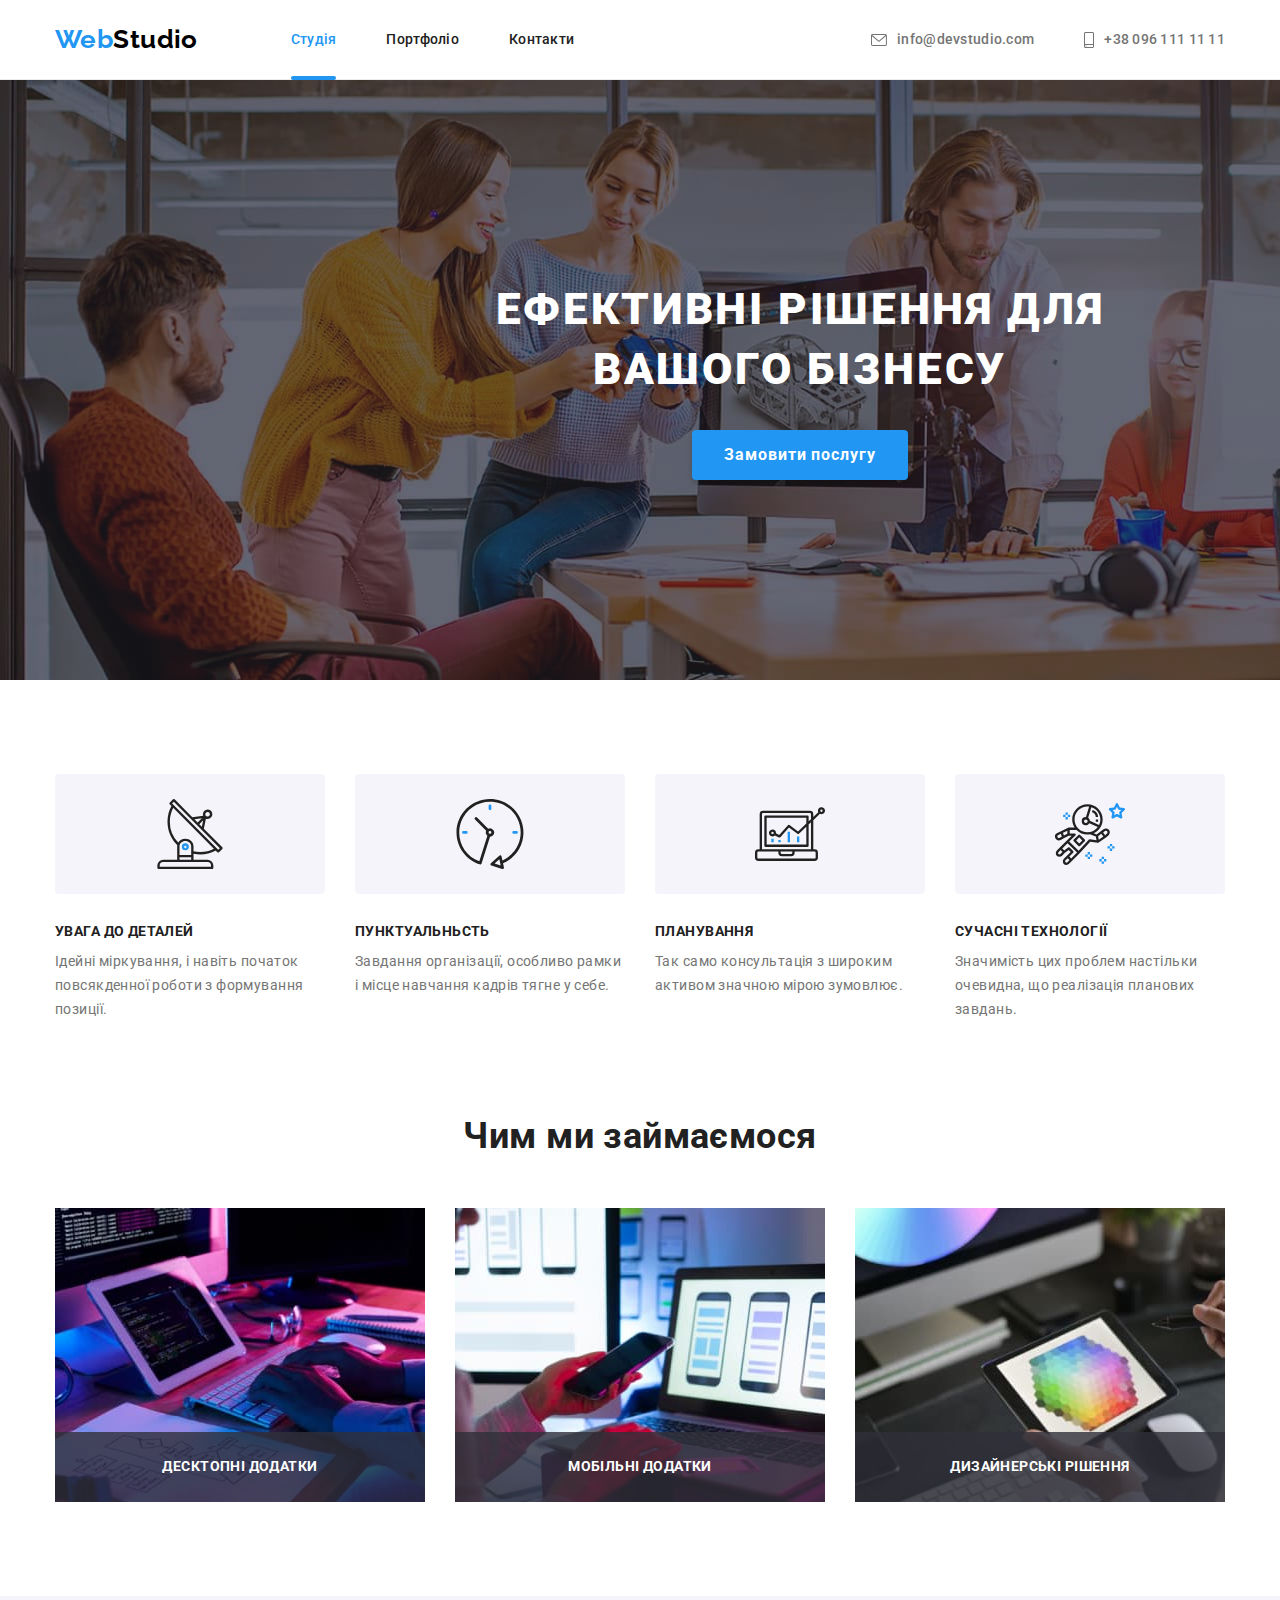
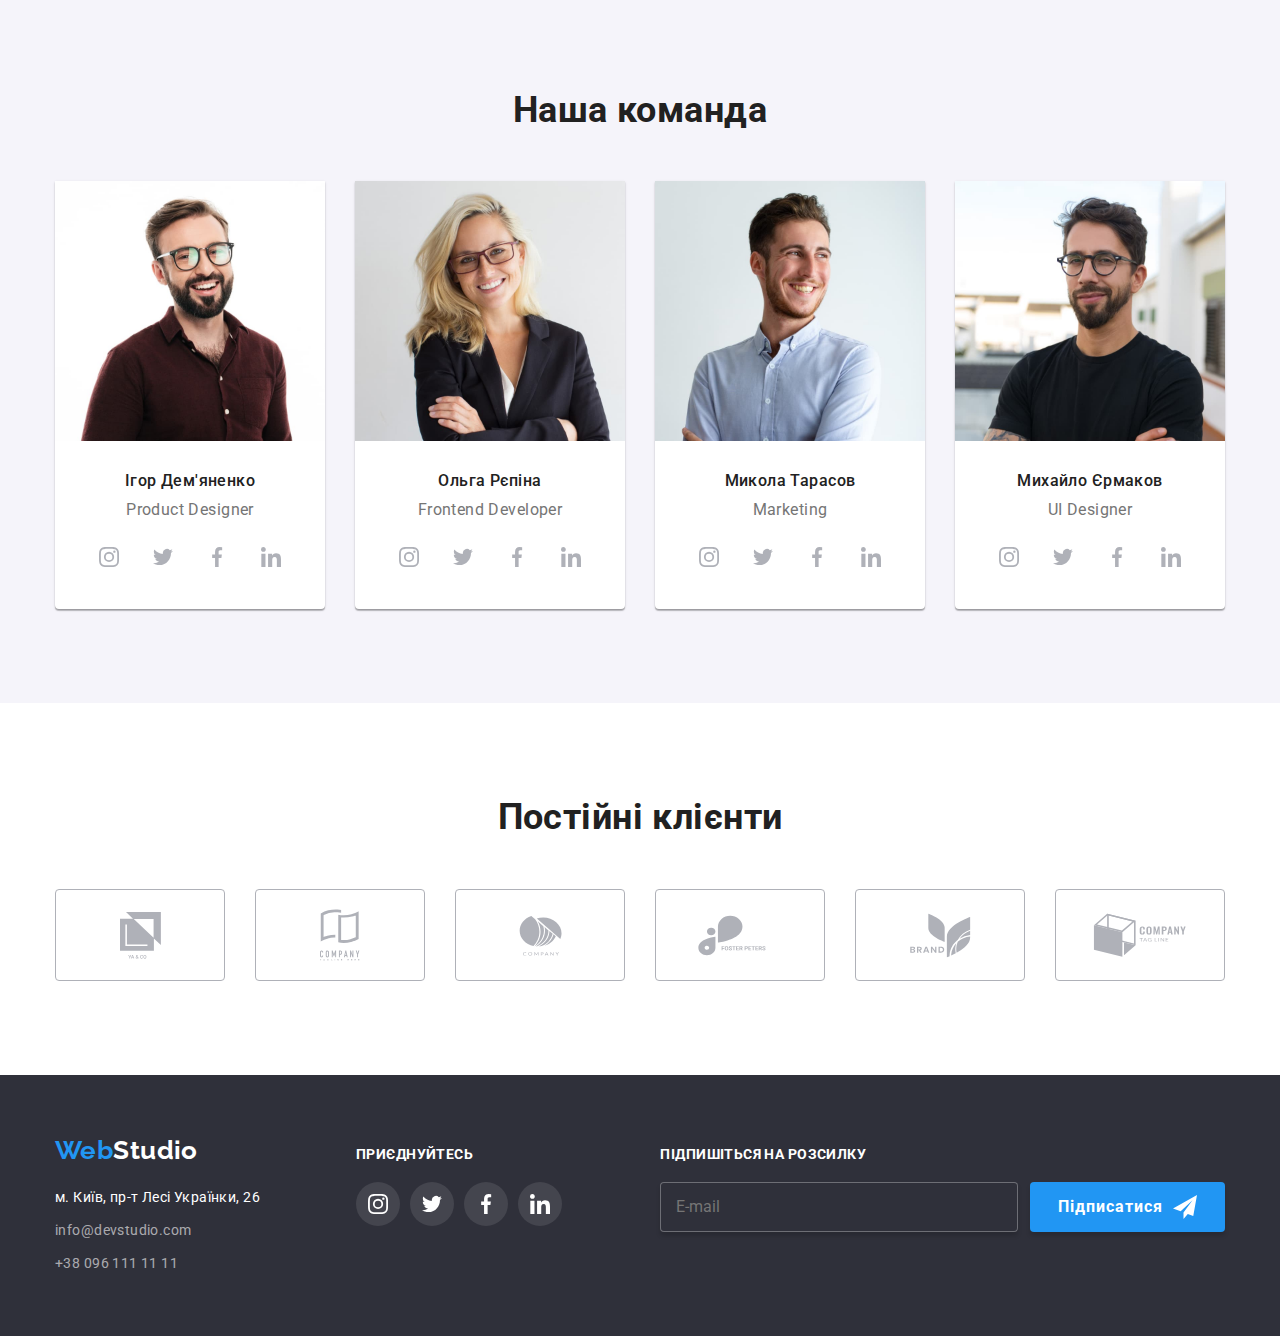
<file: index.html>
<!DOCTYPE html>
<html lang="uk">
  <head>
    <meta charset="utf-8" />
    <meta name="description" content="Учбовий проект з вивчення основ HTML5 і CSS." />
    <meta name="viewport" content="width=device-width, initial-scale=1.0" />
    <title>WebStudio</title>
    <link rel="preconnect" href="https://fonts.googleapis.com" />
    <link rel="preconnect" href="https://fonts.gstatic.com" crossorigin />
    <link
      href="https://fonts.googleapis.com/css2?family=Raleway:wght@700&family=Roboto:wght@400;500;700;900&display=swap"
      rel="stylesheet"
    />
    <link
      rel="stylesheet"
      href="https://cdnjs.cloudflare.com/ajax/libs/modern-normalize/1.1.0/modern-normalize.min.css"
    />
    <link rel="stylesheet" href="./css/main.min.css" />
  </head>

  <body>
    <header class="header">
      <div class="container header__container">
        <nav class="nav">
          <!-- Лого -->
          <a class="logo" href="./index.html">Web<span class="header__logo">Studio</span></a>
          <!-- Навігація по сторінкам сайту -->
          <ul class="nav__list list">
            <li class="nav__item">
              <a class="nav__link nav__link--current link" href="./index.html">Студія</a>
            </li>
            <li class="nav__item">
              <a class="nav__link link" href="./portfolio.html">Портфоліо</a>
            </li>
            <li class="nav__item">
              <a class="nav__link link" href="">Контакти</a>
            </li>
          </ul>
        </nav>
        <!-- Список контактів -->
        <ul class="contact-list list">
          <li class="contact-list__item">
            <a
              class="contact-list__link contact-list__link--mail link"
              href="mailto:info@devstudio.com"
            >
              <svg class="contact-list__icon" width="16" height="12">
                <use href="./images/icons.svg#icon-email-white"></use>
              </svg>
              info@devstudio.com
            </a>
          </li>
          <li class="contact-list__item">
            <a class="contact-list__link contact-list__link--tel link" href="tel:+380961111111">
              <svg class="contact-list__icon" width="10" height="16">
                <use href="./images/icons.svg#icon-smartphone"></use>
              </svg>
              +38 096 111 11 11
            </a>
          </li>
        </ul>
      </div>
    </header>

    <main>
      <!-- Шапка-привітання Hero-->
      <section class="hero">
        <div class="container">
          <h1 class="hero__title">Ефективні рішення для вашого бізнесу</h1>
          <button data-modal-open class="hero__btn button" type="button">Замовити послугу</button>
        </div>
      </section>

      <!-- Особливості -->
      <section class="section section-features">
        <div class="container">
          <!-- Наші переваги (прихований заголовок) -->
          <h2 class="section__title visually-hidden">Наші переваги</h2>
          <ul class="feature-list list">
            <li class="feature-list__item">
              <div class="feature-list__icon-tile">
                <svg class="feature-list__icon" width="70" height="70">
                  <use href="./images/icons.svg#icon-antenna"></use>
                </svg>
              </div>
              <h3 class="feature-list__title">Увага до деталей</h3>
              <p class="feature-list__text">
                Ідейні міркування, і навіть початок повсякденної роботи з формування позиції.
              </p>
            </li>
            <li class="feature-list__item">
              <div class="feature-list__icon-tile">
                <svg class="feature-list__icon" width="70" height="70">
                  <use href="./images/icons.svg#icon-clock"></use>
                </svg>
              </div>
              <h3 class="feature-list__title">Пунктуальньсть</h3>
              <p class="feature-list__text">
                Завдання організації, особливо рамки і місце навчання кадрів тягне у себе.
              </p>
            </li>
            <li class="feature-list__item">
              <div class="feature-list__icon-tile">
                <svg class="feature-list__icon" width="70" height="70">
                  <use href="./images/icons.svg#icon-diagram"></use>
                </svg>
              </div>
              <h3 class="feature-list__title">Планування</h3>
              <p class="feature-list__text">
                Так само консультація з широким активом значною мірою зумовлює.
              </p>
            </li>
            <li class="feature-list__item">
              <div class="feature-list__icon-tile">
                <svg class="feature-list__icon" width="70" height="70">
                  <use href="./images/icons.svg#icon-astronaut"></use>
                </svg>
              </div>
              <h3 class="feature-list__title">Сучасні технології</h3>
              <p class="feature-list__text">
                Значимість цих проблем настільки очевидна, що реалізація планових завдань.
              </p>
            </li>
          </ul>
        </div>
      </section>

      <!-- Чим ми займаємося -->
      <section class="section section-activity">
        <div class="container">
          <h2 class="section__title">Чим ми займаємося</h2>
          <ul class="activity-list list">
            <li class="activity-list__item">
              <img
                src="./images/desktop-app.jpg"
                alt="Десктопні додатки"
                width="379"
                height="274"
              />
              <p class="activity-list__overlay">Десктопні додатки</p>
            </li>
            <li class="activity-list__item">
              <img src="./images/mobile-app.jpg" alt="Мобільні додатки" width="379" height="274" />
              <p class="activity-list__overlay">Мобільні додатки</p>
            </li>
            <li class="activity-list__item">
              <img src="./images/design.jpg" alt="Дизайнерські рішення" width="379" height="274" />
              <p class="activity-list__overlay">Дизайнерські рішення</p>
            </li>
          </ul>
        </div>
      </section>

      <!-- Наша команда -->
      <section class="section section-team">
        <div class="container">
          <h2 class="section__title">Наша команда</h2>
          <ul class="team-list list">
            <li class="team-list__item">
              <img src="./images/photo1.jpg" alt="Ігор Дем'яненко" width="270" height="260" />
              <div class="team-list__meta">
                <h3 class="team-list__member">Ігор Дем'яненко</h3>
                <p class="team-list__member-position" lang="en">Product Designer</p>
                <ul class="socials-list list">
                  <li class="socials-list__item">
                    <a class="socials-list__link link" href="" aria-label="сторінка в instagram">
                      <svg class="socials-list__icon" width="20" height="20">
                        <use href="./images/icons.svg#icon-instagram"></use>
                      </svg>
                    </a>
                  </li>
                  <li class="socials-list__item">
                    <a class="socials-list__link link" href="" aria-label="сторінка в twitter">
                      <svg class="socials-list__icon" width="20" height="20">
                        <use href="./images/icons.svg#icon-twitter"></use>
                      </svg>
                    </a>
                  </li>
                  <li class="socials-list__item">
                    <a class="socials-list__link link" href="" aria-label="сторінка в facebook">
                      <svg class="socials-list__icon" width="20" height="20">
                        <use href="./images/icons.svg#icon-facebook"></use>
                      </svg>
                    </a>
                  </li>
                  <li class="socials-list__item">
                    <a class="socials-list__link link" href="" aria-label="сторінка в linkedin">
                      <svg class="socials-list__icon" width="20" height="20">
                        <use href="./images/icons.svg#icon-linkedin"></use>
                      </svg>
                    </a>
                  </li>
                </ul>
              </div>
            </li>
            <li class="team-list__item">
              <img src="./images/photo2.jpg" alt="Ольга Рєпіна" width="270" height="260" />
              <div class="team-list__meta">
                <h3 class="team-list__member">Ольга Рєпіна</h3>
                <p class="team-list__member-position" lang="en">Frontend Developer</p>
                <ul class="socials-list list">
                  <li class="socials-list__item">
                    <a class="socials-list__link link" href="" aria-label="сторінка в instagram">
                      <svg class="socials-list__icon" width="20" height="20">
                        <use href="./images/icons.svg#icon-instagram"></use>
                      </svg>
                    </a>
                  </li>
                  <li class="socials-list__item">
                    <a class="socials-list__link link" href="" aria-label="сторінка в twitter">
                      <svg class="socials-list__icon" width="20" height="20">
                        <use href="./images/icons.svg#icon-twitter"></use>
                      </svg>
                    </a>
                  </li>
                  <li class="socials-list__item">
                    <a class="socials-list__link link" href="" aria-label="сторінка в facebook">
                      <svg class="socials-list__icon" width="20" height="20">
                        <use href="./images/icons.svg#icon-facebook"></use>
                      </svg>
                    </a>
                  </li>
                  <li class="socials-list__item">
                    <a class="socials-list__link link" href="" aria-label="сторінка в linkedin">
                      <svg class="socials-list__icon" width="20" height="20">
                        <use href="./images/icons.svg#icon-linkedin"></use>
                      </svg>
                    </a>
                  </li>
                </ul>
              </div>
            </li>
            <li class="team-list__item">
              <img src="./images/photo3.jpg" alt="Микола Тарасов" width="270" height="260" />
              <div class="team-list__meta">
                <h3 class="team-list__member">Микола Тарасов</h3>
                <p class="team-list__member-position" lang="en">Marketing</p>
                <ul class="socials-list list">
                  <li class="socials-list__item">
                    <a class="socials-list__link link" href="" aria-label="сторінка в instagram">
                      <svg class="socials-list__icon" width="20" height="20">
                        <use href="./images/icons.svg#icon-instagram"></use>
                      </svg>
                    </a>
                  </li>
                  <li class="socials-list__item">
                    <a class="socials-list__link link" href="" aria-label="сторінка в twitter">
                      <svg class="socials-list__icon" width="20" height="20">
                        <use href="./images/icons.svg#icon-twitter"></use>
                      </svg>
                    </a>
                  </li>
                  <li class="socials-list__item">
                    <a class="socials-list__link link" href="" aria-label="сторінка в facebook">
                      <svg class="socials-list__icon" width="20" height="20">
                        <use href="./images/icons.svg#icon-facebook"></use>
                      </svg>
                    </a>
                  </li>
                  <li class="socials-list__item">
                    <a class="socials-list__link link" href="" aria-label="сторінка в linkedin">
                      <svg class="socials-list__icon" width="20" height="20">
                        <use href="./images/icons.svg#icon-linkedin"></use>
                      </svg>
                    </a>
                  </li>
                </ul>
              </div>
            </li>
            <li class="team-list__item">
              <img src="./images/photo4.jpg" alt="Михайло Єрмаков" width="270" height="260" />
              <div class="team-list__meta">
                <h3 class="team-list__member">Михайло Єрмаков</h3>
                <p class="team-list__member-position" lang="en">UI Designer</p>
                <ul class="socials-list list">
                  <li class="socials-list__item">
                    <a class="socials-list__link link" href="" aria-label="сторінка в instagram">
                      <svg class="socials-list__icon" width="20" height="20">
                        <use href="./images/icons.svg#icon-instagram"></use>
                      </svg>
                    </a>
                  </li>
                  <li class="socials-list__item">
                    <a class="socials-list__link link" href="" aria-label="сторінка в twitter">
                      <svg class="socials-list__icon" width="20" height="20">
                        <use href="./images/icons.svg#icon-twitter"></use>
                      </svg>
                    </a>
                  </li>
                  <li class="socials-list__item">
                    <a class="socials-list__link link" href="" aria-label="сторінка в facebook">
                      <svg class="socials-list__icon" width="20" height="20">
                        <use href="./images/icons.svg#icon-facebook"></use>
                      </svg>
                    </a>
                  </li>
                  <li class="socials-list__item">
                    <a class="socials-list__link link" href="" aria-label="сторінка в linkedin">
                      <svg class="socials-list__icon" width="20" height="20">
                        <use href="./images/icons.svg#icon-linkedin"></use>
                      </svg>
                    </a>
                  </li>
                </ul>
              </div>
            </li>
          </ul>
        </div>
      </section>

      <!-- Постійні клієнти -->
      <section class="section section-customers">
        <div class="container">
          <h2 class="section__title">Постійні клієнти</h2>
          <ul class="customers-list list">
            <li class="customers-list__item">
              <a class="customers-list__link" href="" aria-label="компанія ya-co">
                <svg class="customers-list__icon" width="41" height="47">
                  <use href="./images/icons.svg#icon-company-ya-co"></use>
                </svg>
              </a>
            </li>
            <li class="customers-list__item">
              <a class="customers-list__link" href="" aria-label="компанія tag-line-here">
                <svg class="customers-list__icon" width="40" height="52">
                  <use href="./images/icons.svg#icon-company-tag-line-here"></use>
                </svg>
              </a>
            </li>
            <li class="customers-list__item">
              <a class="customers-list__link" href="" aria-label="компанія company">
                <svg class="customers-list__icon" width="43" height="41">
                  <use href="./images/icons.svg#icon-company"></use>
                </svg>
              </a>
            </li>
            <li class="customers-list__item">
              <a class="customers-list__link" href="" aria-label="компанія foster-peters">
                <svg class="customers-list__icon" width="84" height="41">
                  <use href="./images/icons.svg#icon-company-foster-peters"></use>
                </svg>
              </a>
            </li>
            <li class="customers-list__item">
              <a class="customers-list__link" href="" aria-label="компанія brand">
                <svg class="customers-list__icon" width="63" height="45">
                  <use href="./images/icons.svg#icon-company-brand"></use>
                </svg>
              </a>
            </li>
            <li class="customers-list__item">
              <a class="customers-list__link" href="" aria-label="компанія tag-line">
                <svg class="customers-list__icon" width="94" height="44">
                  <use href="./images/icons.svg#icon-company-tag-line"></use>
                </svg>
              </a>
            </li>
          </ul>
        </div>
      </section>
    </main>

    <footer class="footer">
      <div class="container footer__container">
        <div class="address-box">
          <a class="logo" href="./index.html">Web<span class="footer__logo">Studio</span></a>
          <address class="address">
            <ul class="address-list list">
              <li class="address-list__item">
                <a
                  class="address-list__link address-list__link--location link"
                  href="https://goo.gl/maps/MyRouGPgn7ijFeu3A"
                  target="_blank"
                  rel="noreferrer noopener nofollow"
                  >м. Київ, пр-т Лесі Українки, 26
                </a>
              </li>
              <li class="address-list__item">
                <a
                  class="address-list__link address-list__link--mail link"
                  href="mailto:info@devstudio.com"
                  >info@devstudio.com</a
                >
              </li>
              <li class="address-list__item">
                <a class="address-list__link address-list__link--tel link" href="tel:+380961111111"
                  >+38 096 111 11 11</a
                >
              </li>
            </ul>
          </address>
        </div>
        <div class="join-box">
          <p class="join-box__title">Приєднуйтесь</p>
          <ul class="socials-list footer__socials-list list">
            <li class="socials-list__item">
              <a class="socials-list__link link" href="" aria-label="сторінка в instagram">
                <svg class="socials-list__icon" width="20" height="20">
                  <use href="./images/icons.svg#icon-instagram"></use>
                </svg>
              </a>
            </li>
            <li class="socials-list__item">
              <a class="socials-list__link link" href="" aria-label="сторінка в twitter">
                <svg class="socials-list__icon" width="20" height="20">
                  <use href="./images/icons.svg#icon-twitter"></use>
                </svg>
              </a>
            </li>
            <li class="socials-list__item">
              <a class="socials-list__link link" href="" aria-label="сторінка в facebook">
                <svg class="socials-list__icon" width="20" height="20">
                  <use href="./images/icons.svg#icon-facebook"></use>
                </svg>
              </a>
            </li>
            <li class="socials-list__item">
              <a class="socials-list__link link" href="" aria-label="сторінка в linkedin">
                <svg class="socials-list__icon" width="20" height="20">
                  <use href="./images/icons.svg#icon-linkedin"></use>
                </svg>
              </a>
            </li>
          </ul>
        </div>
        <div class="form-subscribe">
          <p class="form-subscribe__title">Підпишіться на розсилку</p>
          <form class="footer__form form">
            <label class="form__label">
              <input
                type="email"
                class="form__input"
                name="email-subscribe"
                placeholder="E-mail"
                required
              />
            </label>
            <button type="submit" class="form__btn button">
              Підписатися
              <svg class="form__btn--icon" width="24" height="24">
                <use href="./images/icons.svg#icon-send"></use>
              </svg>
            </button>
          </form>
        </div>
      </div>
    </footer>

    <div data-modal class="backdrop is-hidden">
      <div class="modal">
        <button data-modal-close class="modal__btn-close button" type="button">
          <svg class="modal__btn-close--icon" width="11" height="11">
            <use href="./images/icons.svg#icon-close"></use>
          </svg>
        </button>
        <p class="modal__title">Залиште свої дані, ми вам передзвонимо</p>
        <form class="modal-form form">
          <label for="user-name" class="modal-form__label modal-form__label--name">Ім'я*</label>
          <div class="modal-form__input-thumb">
            <input
              class="modal-form__input--name modal-form__input"
              type="text"
              name="user-name"
              id="user-name"
              required
            />
            <svg class="modal-form__input-icon" width="18" height="18">
              <use href="./images/icons.svg#icon-person"></use>
            </svg>
          </div>

          <label for="user-tel" class="modal-form__label modal-form__label--tel">Телефон*</label>
          <div class="modal-form__input-thumb">
            <input
              class="modal-form__input--tel modal-form__input"
              type="tel"
              name="user-tel"
              id="user-tel"
              required
            />
            <svg class="modal-form__input-icon" width="18" height="18">
              <use href="./images/icons.svg#icon-phone"></use>
            </svg>
          </div>

          <label for="user-email" class="modal-form__label modal-form__label--email">Пошта*</label>
          <div class="modal-form__input-thumb">
            <input
              class="modal-form__input--email modal-form__input"
              type="email"
              name="user-email"
              id="user-email"
              required
            />
            <svg class="modal-form__input-icon" width="18" height="18">
              <use href="./images/icons.svg#icon-email-black"></use>
            </svg>
          </div>

          <label for="user-comment" class="modal-form__label modal-form__label--comment">
            Коментар
          </label>
          <textarea
            class="modal-form__input--comment modal-form__input"
            name="user-comment"
            id="user-comment"
            placeholder="Введіть текст"
          ></textarea>

          <label class="modal-form__label modal-form__label--checkbox">
            <input
              class="modal-form__input--checkbox"
              type="checkbox"
              name="user-checkbox-agreement"
              required
            />
            <svg class="modal-form__input-checkbox-icon" width="16" height="15">
              <use href="./images/icons.svg#icon-check"></use>
            </svg>
            Погоджуюся з розсилкою та приймаю
            <a class="modal-form__link-agreement" href="">Умови договору</a>
          </label>

          <button class="modal-form__btn-submit button" type="submit">Відправити</button>
        </form>
      </div>
    </div>

    <script src="./js/modal.js"></script>
  </body>
</html>
</file>
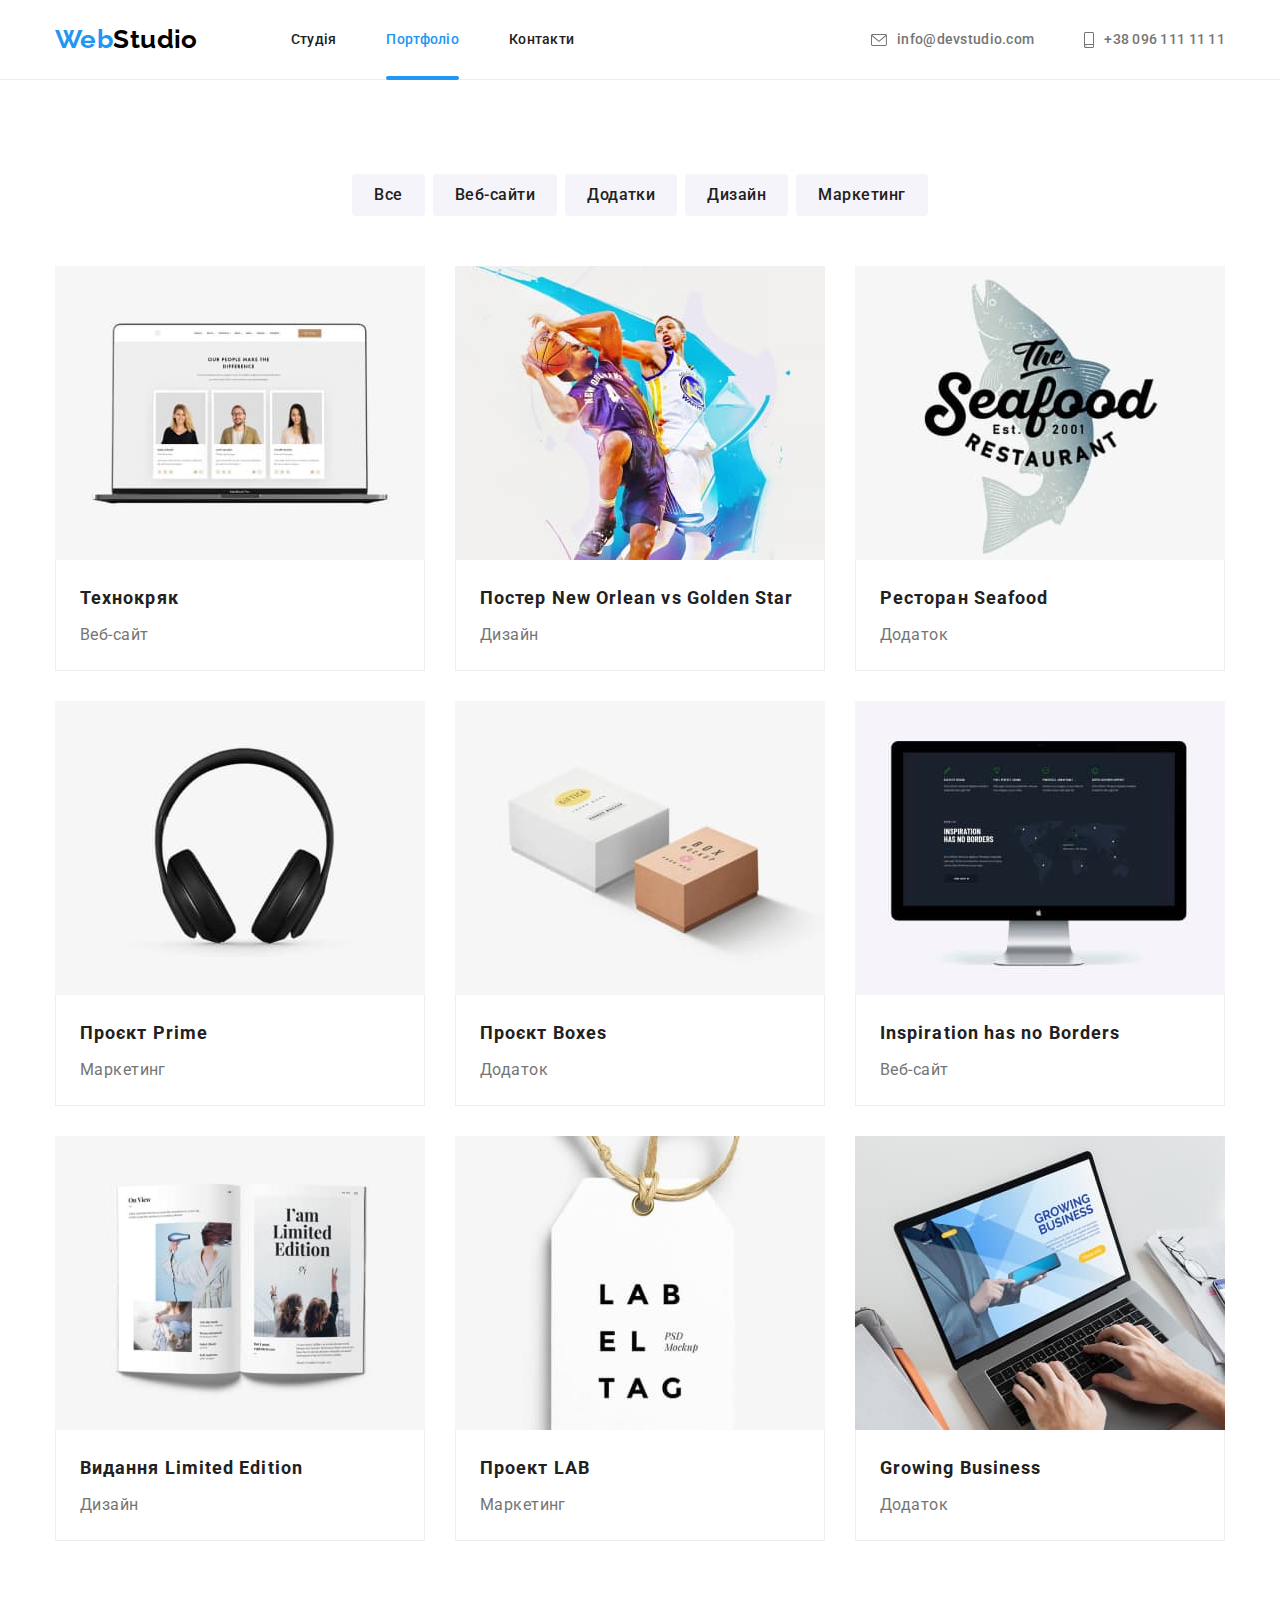
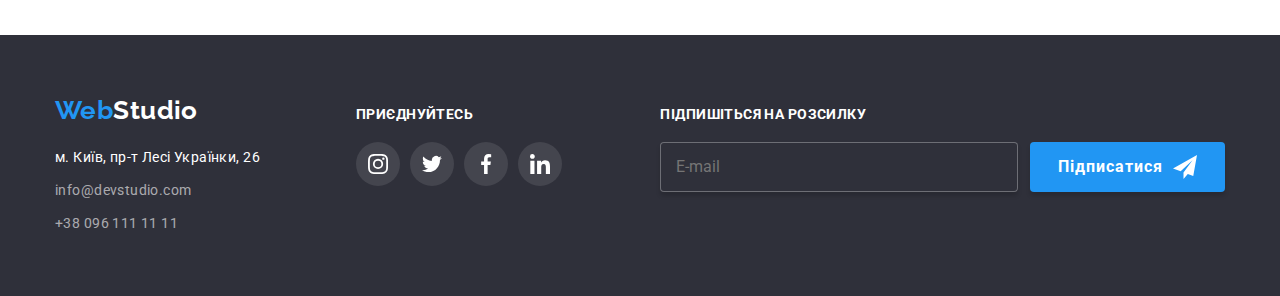
<file: portfolio.html>
<!DOCTYPE html>
<html lang="uk">
  <head>
    <meta charset="utf-8" />
    <meta name="description" content="Учбовий проект з вивчення основ HTML5 і CSS." />
    <meta name="viewport" content="width=device-width, initial-scale=1.0" />
    <title>WebStudio Portfolio</title>
    <link rel="preconnect" href="https://fonts.googleapis.com" />
    <link rel="preconnect" href="https://fonts.gstatic.com" crossorigin />
    <link
      href="https://fonts.googleapis.com/css2?family=Raleway:wght@700&family=Roboto:wght@400;500;700;900&display=swap"
      rel="stylesheet"
    />
    <link
      rel="stylesheet"
      href="https://cdnjs.cloudflare.com/ajax/libs/modern-normalize/1.1.0/modern-normalize.min.css"
    />
    <link rel="stylesheet" href="./css/main.min.css" />
  </head>

  <body>
    <header class="header">
      <div class="container header__container">
        <nav class="nav">
          <!-- Лого -->
          <a class="logo" href="./index.html">Web<span class="header__logo">Studio</span></a>
          <!-- Навігація по сторінкам сайту -->
          <ul class="nav__list list">
            <li class="nav__item">
              <a class="nav__link link" href="./index.html">Студія</a>
            </li>
            <li class="nav__item">
              <a class="nav__link nav__link--current link" href="./portfolio.html">Портфоліо</a>
            </li>
            <li class="nav__item">
              <a class="nav__link link" href="">Контакти</a>
            </li>
          </ul>
        </nav>
        <!-- Список контактів -->
        <ul class="contact-list list">
          <li class="contact-list__item">
            <a
              class="contact-list__link contact-list__link--mail link"
              href="mailto:info@devstudio.com"
            >
              <svg class="contact-list__icon" width="16" height="12">
                <use href="./images/icons.svg#icon-email-white"></use>
              </svg>
              info@devstudio.com
            </a>
          </li>
          <li class="contact-list__item">
            <a class="contact-list__link contact-list__link--tel link" href="tel:+380961111111">
              <svg class="contact-list__icon" width="10" height="16">
                <use href="./images/icons.svg#icon-smartphone"></use>
              </svg>
              +38 096 111 11 11
            </a>
          </li>
        </ul>
      </div>
    </header>

    <main>
      <section class="section section-projects">
        <div class="container">
          <!-- Наші роботи -->
          <!-- прихований заголовок -->
          <h1 class="visually-hidden">Наші роботи</h1>
          <!-- Список кнопок фільтра вибору контента  -->
          <ul class="filter-list list">
            <li class="filter-list__item">
              <button class="filter-list__button button" type="button">Все</button>
            </li>
            <li class="filter-list__item">
              <button class="filter-list__button button" type="button">Веб-сайти</button>
            </li>
            <li class="filter-list__item">
              <button class="filter-list__button button" type="button">Додатки</button>
            </li>
            <li class="filter-list__item">
              <button class="filter-list__button button" type="button">Дизайн</button>
            </li>
            <li class="filter-list__item">
              <button class="filter-list__button button" type="button">Маркетинг</button>
            </li>
          </ul>
          <!-- Каталог проектів -->
          <ul class="project-list list">
            <li class="project-list__item project">
              <a href="" class="project__link link">
                <div class="project__image">
                  <img
                    src="./images/technocrack.jpg"
                    alt="Веб-сайт Технокряк"
                    width="370"
                    height="294"
                  />
                  <p class="project__overlay">
                    Ресурс пропонує комплексні пропозиції з різним рівнем функціоналу та сервісів.
                    Все це дозволить відвідувачу отримати вичерпні відомості про компанію чи
                    приватну особу.
                  </p>
                </div>
                <div class="project__card">
                  <h2 class="project__title">Технокряк</h2>
                  <p class="project__text">Веб-сайт</p>
                </div>
              </a>
            </li>
            <li class="project-list__item project">
              <a href="" class="project__link link">
                <div class="project__image">
                  <img
                    src="./images/new-orlean-golden-star.jpg"
                    alt="Постер гри New Orlean vs Golden Star"
                    width="370"
                    height="294"
                  />
                  <p class="project__overlay">
                    Ресурс пропонує комплексні пропозиції з різним рівнем функціоналу та сервісів.
                    Все це дозволить відвідувачу отримати вичерпні відомості про компанію чи
                    приватну особу.
                  </p>
                </div>
                <div class="project__card">
                  <h2 class="project__title">
                    Постер <span lang="en">New Orlean vs Golden Star</span>
                  </h2>
                  <p class="project__text">Дизайн</p>
                </div>
              </a>
            </li>
            <li class="project-list__item project">
              <a href="" class="project__link link">
                <div class="project__image">
                  <img
                    src="./images/seafood.jpg"
                    alt="Додаток ресторану Seafood"
                    width="370"
                    height="294"
                  />
                  <p class="project__overlay">
                    Ресурс пропонує комплексні пропозиції з різним рівнем функціоналу та сервісів.
                    Все це дозволить відвідувачу отримати вичерпні відомості про компанію чи
                    приватну особу.
                  </p>
                </div>
                <div class="project__card">
                  <h2 class="project__title">Ресторан <span lang="en">Seafood</span></h2>
                  <p class="project__text">Додаток</p>
                </div>
              </a>
            </li>
            <li class="project-list__item project">
              <a href="" class="project__link link">
                <div class="project__image">
                  <img src="./images/prime.jpg" alt="Проєкт Prime" width="370" height="294" />
                  <p class="project__overlay">
                    Ресурс пропонує комплексні пропозиції з різним рівнем функціоналу та сервісів.
                    Все це дозволить відвідувачу отримати вичерпні відомості про компанію чи
                    приватну особу.
                  </p>
                </div>
                <div class="project__card">
                  <h2 class="project__title">Проєкт <span lang="en">Prime</span></h2>
                  <p class="project__text">Маркетинг</p>
                </div>
              </a>
            </li>
            <li class="project-list__item project">
              <a href="" class="project__link link">
                <div class="project__image">
                  <img src="./images/boxes.jpg" alt="Проєкт Boxes" width="370" height="294" />
                  <p class="project__overlay">
                    Ресурс пропонує комплексні пропозиції з різним рівнем функціоналу та сервісів.
                    Все це дозволить відвідувачу отримати вичерпні відомості про компанію чи
                    приватну особу.
                  </p>
                </div>
                <div class="project__card">
                  <h2 class="project__title">Проєкт <span lang="en">Boxes</span></h2>
                  <p class="project__text">Додаток</p>
                </div>
              </a>
            </li>
            <li class="project-list__item project">
              <a href="" class="project__link link">
                <div class="project__image">
                  <img
                    src="./images/Inspiration.jpg"
                    alt="Веб-сайт Inspiration has no Borders"
                    width="370"
                    height="294"
                  />
                  <p class="project__overlay">
                    Ресурс пропонує комплексні пропозиції з різним рівнем функціоналу та сервісів.
                    Все це дозволить відвідувачу отримати вичерпні відомості про компанію чи
                    приватну особу.
                  </p>
                </div>
                <div class="project__card">
                  <h2 class="project__title" lang="en">Inspiration has no Borders</h2>
                  <p class="project__text">Веб-сайт</p>
                </div>
              </a>
            </li>
            <li class="project-list__item project">
              <a href="" class="project__link link">
                <div class="project__image">
                  <img
                    src="./images/limited-edition.jpg"
                    alt="Видання Limited Edition"
                    width="370"
                    height="294"
                  />
                  <p class="project__overlay">
                    Ресурс пропонує комплексні пропозиції з різним рівнем функціоналу та сервісів.
                    Все це дозволить відвідувачу отримати вичерпні відомості про компанію чи
                    приватну особу.
                  </p>
                </div>
                <div class="project__card">
                  <h2 class="project__title">Видання <span lang="en">Limited Edition</span></h2>
                  <p class="project__text">Дизайн</p>
                </div>
              </a>
            </li>
            <li class="project-list__item project">
              <a href="" class="project__link link">
                <div class="project__image">
                  <img src="./images/lab-el-tag.jpg" alt="Проект LAB" width="370" height="294" />
                  <p class="project__overlay">
                    Ресурс пропонує комплексні пропозиції з різним рівнем функціоналу та сервісів.
                    Все це дозволить відвідувачу отримати вичерпні відомості про компанію чи
                    приватну особу.
                  </p>
                </div>
                <div class="project__card">
                  <h2 class="project__title">Проект <span lang="en">LAB</span></h2>
                  <p class="project__text">Маркетинг</p>
                </div>
              </a>
            </li>
            <li class="project-list__item project">
              <a href="" class="project__link link">
                <div class="project__image">
                  <img
                    src="./images/growing-business.jpg"
                    alt="Додаток Growing Business"
                    width="370"
                    height="294"
                  />
                  <p class="project__overlay">
                    Ресурс пропонує комплексні пропозиції з різним рівнем функціоналу та сервісів.
                    Все це дозволить відвідувачу отримати вичерпні відомості про компанію чи
                    приватну особу.
                  </p>
                </div>
                <div class="project__card">
                  <h2 class="project__title" lang="en">Growing Business</h2>
                  <p class="project__text">Додаток</p>
                </div>
              </a>
            </li>
          </ul>
        </div>
      </section>
    </main>

    <footer class="footer">
      <div class="container footer__container">
        <div class="address-box">
          <a class="logo" href="./index.html">Web<span class="footer__logo">Studio</span></a>
          <address class="address">
            <ul class="address-list list">
              <li class="address-list__item">
                <a
                  class="address-list__link address-list__link--location link"
                  href="https://goo.gl/maps/MyRouGPgn7ijFeu3A"
                  target="_blank"
                  rel="noreferrer noopener nofollow"
                  >м. Київ, пр-т Лесі Українки, 26
                </a>
              </li>
              <li class="address-list__item">
                <a
                  class="address-list__link address-list__link--mail link"
                  href="mailto:info@devstudio.com"
                  >info@devstudio.com</a
                >
              </li>
              <li class="address-list__item">
                <a class="address-list__link address-list__link--tel link" href="tel:+380961111111"
                  >+38 096 111 11 11</a
                >
              </li>
            </ul>
          </address>
        </div>
        <div class="join-box">
          <p class="join-box__title">Приєднуйтесь</p>
          <ul class="socials-list footer__socials-list list">
            <li class="socials-list__item">
              <a class="socials-list__link link" href="" aria-label="сторінка в instagram">
                <svg class="socials-list__icon" width="20" height="20">
                  <use href="./images/icons.svg#icon-instagram"></use>
                </svg>
              </a>
            </li>
            <li class="list-item">
              <a class="socials-list__link link" href="" aria-label="сторінка в twitter">
                <svg class="socials-list__icon" width="20" height="20">
                  <use href="./images/icons.svg#icon-twitter"></use>
                </svg>
              </a>
            </li>
            <li class="list-item">
              <a class="socials-list__link link" href="" aria-label="сторінка в facebook">
                <svg class="socials-list__icon" width="20" height="20">
                  <use href="./images/icons.svg#icon-facebook"></use>
                </svg>
              </a>
            </li>
            <li class="list-item">
              <a class="socials-list__link link" href="" aria-label="сторінка в linkedin">
                <svg class="socials-list__icon" width="20" height="20">
                  <use href="./images/icons.svg#icon-linkedin"></use>
                </svg>
              </a>
            </li>
          </ul>
        </div>
        <div class="form-subscribe">
          <p class="form-subscribe__title">Підпишіться на розсилку</p>
          <form class="footer__form form">
            <label class="form__label">
              <input
                type="email"
                class="form__input"
                name="email-subscribe"
                placeholder="E-mail"
                required
              />
            </label>
            <button type="submit" class="form__btn button">
              Підписатися
              <svg class="form__btn--icon" width="24" height="24">
                <use href="./images/icons.svg#icon-send"></use>
              </svg>
            </button>
          </form>
        </div>
      </div>
    </footer>
  </body>
</html>
</file>
<file: css/main.min.css>
.visually-hidden{position:absolute;width:1px;height:1px;margin:-1px;border:0;padding:0;white-space:nowrap;-webkit-clip-path:inset(100%);clip-path:inset(100%);clip:rect(0 0 0 0);overflow:hidden}body{font-family:"Roboto",sans-serif;font-size:14px;letter-spacing:.03em;color:#757575;background-color:#fff}h1,h2,h3,h4,p{margin-top:0;margin-bottom:0}img{display:block;max-width:100%;height:auto}.list{margin-top:0;margin-bottom:0;padding-left:0;list-style:none}.link{text-decoration:none}.logo{display:inline-block;font-family:"Raleway",sans-serif;font-weight:700;font-size:26px;line-height:1.19;color:#2196f3;text-decoration:none}.header__logo{color:#000}.footer__logo{color:#fff}.nav{display:-webkit-box;display:-ms-flexbox;display:flex;-webkit-box-align:center;-ms-flex-align:center;align-items:center}.nav__list{display:-webkit-box;display:-ms-flexbox;display:flex;gap:50px}.nav__link{display:block;padding-top:32px;padding-bottom:31px;font-weight:500;line-height:1.14;letter-spacing:.02em;color:#212121;-webkit-transition-property:color;transition-property:color;-webkit-transition-duration:250ms;transition-duration:250ms;-webkit-transition-timing-function:cubic-bezier(0.4, 0, 0.2, 1);transition-timing-function:cubic-bezier(0.4, 0, 0.2, 1)}.nav__link:hover,.nav__link:focus{color:#2196f3}.nav__link--current{position:relative;color:#2196f3}.nav__link--current::after{content:"";display:block;position:absolute;width:100%;height:4px;left:0;bottom:-1px;background-color:#2196f3;border-radius:2px}.contact-list{display:-webkit-box;display:-ms-flexbox;display:flex;gap:50px}.contact-list__link{display:-webkit-box;display:-ms-flexbox;display:flex;-webkit-box-align:center;-ms-flex-align:center;align-items:center;padding-top:32px;padding-bottom:31px;font-weight:500;line-height:1.14;letter-spacing:.02em;color:inherit;-webkit-transition-property:color;transition-property:color;-webkit-transition-duration:250ms;transition-duration:250ms;-webkit-transition-timing-function:cubic-bezier(0.4, 0, 0.2, 1);transition-timing-function:cubic-bezier(0.4, 0, 0.2, 1)}.contact-list__icon{margin-right:10px;fill:currentColor}.contact-list__link:hover,.contact-list__link:focus{color:#2196f3}.filter-list__button,.modal__btn-close,.modal-form__btn-submit,.form__btn,.hero__btn{display:-webkit-box;display:-ms-flexbox;display:flex;-webkit-box-pack:center;-ms-flex-pack:center;justify-content:center;-webkit-box-align:center;-ms-flex-align:center;align-items:center;cursor:pointer;border-radius:4px;border:none}.modal-form__btn-submit,.form__btn,.hero__btn{font-weight:700;font-size:16px;line-height:1.88;letter-spacing:.06em;color:#fff;background-color:#2196f3;-webkit-box-shadow:0px 4px 4px rgba(0,0,0,.15);box-shadow:0px 4px 4px rgba(0,0,0,.15);-webkit-transition-property:background-color;transition-property:background-color;-webkit-transition-duration:250ms;transition-duration:250ms;-webkit-transition-timing-function:cubic-bezier(0.4, 0, 0.2, 1);transition-timing-function:cubic-bezier(0.4, 0, 0.2, 1)}.modal-form__btn-submit:hover,.form__btn:hover,.hero__btn:hover,.modal-form__btn-submit:focus,.form__btn:focus,.hero__btn:focus{background-color:#188ce8}.hero__btn{padding:10px 32px}.form__btn{padding:10px 28px}.form__btn--icon{margin-left:10px;fill:currentColor}.modal-form__btn-submit{padding:10px 52px}.modal__btn-close{width:30px;height:30px;padding:0;border-radius:50%;color:#000;background-color:#fff;border:1px solid rgba(0,0,0,.1);-webkit-transition-property:color;transition-property:color;-webkit-transition-duration:250ms;transition-duration:250ms;-webkit-transition-timing-function:cubic-bezier(0.4, 0, 0.2, 1);transition-timing-function:cubic-bezier(0.4, 0, 0.2, 1)}.modal__btn-close:hover,.modal__btn-close:focus{color:#2196f3}.modal__btn-close--icon{fill:currentColor}.filter-list__button{padding:8px 22px;font-weight:500;font-size:16px;line-height:1.62;letter-spacing:.03em;color:#212121;background-color:#f5f4fa;-webkit-transition-property:color,background-color,-webkit-box-shadow;transition-property:color,background-color,-webkit-box-shadow;transition-property:color,background-color,box-shadow;transition-property:color,background-color,box-shadow,-webkit-box-shadow;-webkit-transition-duration:250ms;transition-duration:250ms;-webkit-transition-timing-function:cubic-bezier(0.4, 0, 0.2, 1);transition-timing-function:cubic-bezier(0.4, 0, 0.2, 1)}.filter-list__button:hover,.filter-list__button:focus{color:#fff;background-color:#2196f3;-webkit-box-shadow:0px 3px 1px rgba(0,0,0,.1),0px 1px 2px rgba(0,0,0,.08),0px 2px 2px rgba(0,0,0,.12);box-shadow:0px 3px 1px rgba(0,0,0,.1),0px 1px 2px rgba(0,0,0,.08),0px 2px 2px rgba(0,0,0,.12)}.socials-list{display:-webkit-box;display:-ms-flexbox;display:flex;-webkit-box-pack:center;-ms-flex-pack:center;justify-content:center;-webkit-box-align:center;-ms-flex-align:center;align-items:center;gap:10px}.socials-list__link{display:-webkit-box;display:-ms-flexbox;display:flex;width:44px;height:44px;-webkit-box-pack:center;-ms-flex-pack:center;justify-content:center;-webkit-box-align:center;-ms-flex-align:center;align-items:center;border-radius:50%}.socials-list__icon{fill:currentColor}.address{width:231px;font-style:normal}.address-list__item:not(:first-child){margin-top:9px}.address-list__link{line-height:1.71;-webkit-transition-property:color;transition-property:color;-webkit-transition-duration:250ms;transition-duration:250ms;-webkit-transition-timing-function:cubic-bezier(0.4, 0, 0.2, 1);transition-timing-function:cubic-bezier(0.4, 0, 0.2, 1)}.address-list__link:hover,.address-list__link:focus{color:#2196f3}.address-list__link--location{color:#fff}.address-list__link--mail,.address-list__link--tel{color:rgba(255,255,255,.6)}.backdrop{position:fixed;top:0;left:0;width:100%;height:100%;opacity:1;background-color:rgba(0,0,0,.2);-webkit-transition-property:opacity;transition-property:opacity;-webkit-transition-duration:250ms;transition-duration:250ms;-webkit-transition-timing-function:cubic-bezier(0.4, 0, 0.2, 1);transition-timing-function:cubic-bezier(0.4, 0, 0.2, 1)}.is-hidden{opacity:0;pointer-events:none}.is-hidden .modal{-webkit-transform:translate(-50%, -50%) scale(0.6);transform:translate(-50%, -50%) scale(0.6)}.modal{position:absolute;top:50%;left:50%;width:528px;height:581px;padding:40px;background-color:#fff;-webkit-box-shadow:0px 1px 3px rgba(0,0,0,.12),0px 1px 1px rgba(0,0,0,.14),0px 2px 1px rgba(0,0,0,.2);box-shadow:0px 1px 3px rgba(0,0,0,.12),0px 1px 1px rgba(0,0,0,.14),0px 2px 1px rgba(0,0,0,.2);border-radius:4px;-webkit-transform:translate(-50%, -50%) scale(1);transform:translate(-50%, -50%) scale(1);-webkit-transition-property:-webkit-transform;transition-property:-webkit-transform;transition-property:transform;transition-property:transform, -webkit-transform;-webkit-transition-duration:250ms;transition-duration:250ms;-webkit-transition-timing-function:cubic-bezier(0.4, 0, 0.2, 1);transition-timing-function:cubic-bezier(0.4, 0, 0.2, 1)}.modal__btn-close{position:absolute;right:8px;top:8px}.modal__title{margin-bottom:12px;font-weight:700;font-size:20px;line-height:1.15;text-align:center;color:#212121}.modal-form__label{display:block;font-size:12px;line-height:1.16;letter-spacing:.01em;color:#757575}.modal-form__input-thumb{position:relative;margin-top:4px;margin-bottom:10px}.modal-form__input{width:100%;padding-top:10px;padding-bottom:10px;padding-left:42px;font-size:16px;color:#000;border:1px solid rgba(33,33,33,.2);border-radius:4px;-webkit-transition-property:border;transition-property:border;-webkit-transition-duration:250ms;transition-duration:250ms;-webkit-transition-timing-function:cubic-bezier(0.4, 0, 0.2, 1);transition-timing-function:cubic-bezier(0.4, 0, 0.2, 1)}.modal-form__input:hover,.modal-form__input:focus{border:1px solid #2196f3;outline:none}.modal-form__input:hover+.modal-form__input-icon,.modal-form__input:focus+.modal-form__input-icon{fill:#2196f3}.modal-form__input-icon{position:absolute;top:50%;left:0;margin-left:12px;-webkit-transform:translateY(-50%);transform:translateY(-50%);fill:#212121;-webkit-transition-property:fill;transition-property:fill;-webkit-transition-duration:250ms;transition-duration:250ms;-webkit-transition-timing-function:cubic-bezier(0.4, 0, 0.2, 1);transition-timing-function:cubic-bezier(0.4, 0, 0.2, 1)}.modal-form__input-icon:hover,.modal-form__input-icon:focus{fill:#2196f3}.modal-form__input--comment{display:block;height:120px;margin-top:4px;margin-bottom:20px;padding-top:12px;padding-left:16px;resize:none;font-size:12px;line-height:1.16;letter-spacing:.01em;color:#000}.modal-form__input--comment::-webkit-input-placeholder{color:rgba(117,117,117,.5)}.modal-form__input--comment::-moz-placeholder{color:rgba(117,117,117,.5)}.modal-form__input--comment:-ms-input-placeholder{color:rgba(117,117,117,.5)}.modal-form__input--comment::-ms-input-placeholder{color:rgba(117,117,117,.5)}.modal-form__input--comment::placeholder{color:rgba(117,117,117,.5)}.modal-form__label--checkbox{position:relative;display:-webkit-box;display:-ms-flexbox;display:flex;width:-webkit-fit-content;width:-moz-fit-content;width:fit-content;margin-inline:auto;margin-bottom:30px;padding-left:8px;font-size:14px;line-height:1.71;letter-spacing:.03em;cursor:pointer}.modal-form__input--checkbox{position:absolute;width:1px;height:1px;margin:-1px;border:0;padding:0;clip:rect(0 0 0 0)}.modal-form__input--checkbox:hover+.modal-form__input-checkbox-icon,.modal-form__input--checkbox:focus+.modal-form__input-checkbox-icon{border:2px solid #2196f3}.modal-form__input--checkbox:checked+.modal-form__input-checkbox-icon{background-color:#2196f3;border-width:0}.modal-form__input-checkbox-icon{position:absolute;top:50%;left:0;-webkit-transform:translate(-100%, -50%);transform:translate(-100%, -50%);fill:#fff;border:2px solid #212121;border-radius:2px;-webkit-transition-property:border,background-color,border-width;transition-property:border,background-color,border-width;-webkit-transition-duration:250ms;transition-duration:250ms;-webkit-transition-timing-function:cubic-bezier(0.4, 0, 0.2, 1);transition-timing-function:cubic-bezier(0.4, 0, 0.2, 1)}.modal-form__link-agreement{margin-left:.3em;color:#2196f3}.modal-form__btn-submit{margin-left:auto;margin-right:auto}.section{padding-block:94px}.section-features{padding-bottom:0}.section-team{background-color:#f5f4fa}.section__title{margin-bottom:50px;font-weight:700;font-size:36px;line-height:1.16;text-align:center;color:#212121}.container{width:1200px;margin:0 auto;padding:0 15px}.header__container{display:-webkit-box;display:-ms-flexbox;display:flex;-webkit-box-align:center;-ms-flex-align:center;align-items:center}.footer__container{display:-webkit-box;display:-ms-flexbox;display:flex;-webkit-box-align:baseline;-ms-flex-align:baseline;align-items:baseline}.header{border-bottom:1px solid #ececec}.nav__list{margin-left:93px}.contact-list{margin-left:auto}.hero{width:1600px;height:600px;margin-left:auto;margin-right:auto;padding-top:200px;padding-bottom:200px;text-align:center;background-color:#c4c4c4;background-image:-webkit-gradient(linear, left top, right top, from(rgba(47, 48, 58, 0.4)), to(rgba(47, 48, 58, 0.4))),url(../images/hero-background.jpg);background-image:linear-gradient(to right, rgba(47, 48, 58, 0.4), rgba(47, 48, 58, 0.4)),url(../images/hero-background.jpg);background-position:center;background-size:cover}.hero__title{display:block;width:696px;margin-left:auto;margin-right:auto;font-weight:900;font-size:44px;line-height:1.36;letter-spacing:.06em;text-transform:uppercase;color:#fff}.hero__btn{margin-top:30px;margin-left:auto;margin-right:auto}.feature-list{display:-webkit-box;display:-ms-flexbox;display:flex;gap:30px}.feature-list__icon-tile{display:-webkit-box;display:-ms-flexbox;display:flex;width:270px;height:120px;-webkit-box-pack:center;-ms-flex-pack:center;justify-content:center;-webkit-box-align:center;-ms-flex-align:center;align-items:center;background-color:#f5f4fa;border-radius:4px}.feature-list__title{margin-top:30px;font-weight:700;font-size:14px;line-height:1.14;text-transform:uppercase;color:#212121}.feature-list__text{margin-top:10px;font-weight:400;line-height:1.71}.activity-list{display:-webkit-box;display:-ms-flexbox;display:flex;gap:30px}.activity-list__item{position:relative;-ms-flex-preferred-size:calc((100% - 60px)/3);flex-basis:calc((100% - 60px)/3)}.activity-list__overlay{position:absolute;width:100%;height:70px;bottom:0;display:-webkit-box;display:-ms-flexbox;display:flex;-webkit-box-pack:center;-ms-flex-pack:center;justify-content:center;-webkit-box-align:center;-ms-flex-align:center;align-items:center;font-weight:700;line-height:1.14;text-transform:uppercase;color:#fff;background-color:rgba(47,48,58,.8)}.team-list{display:-webkit-box;display:-ms-flexbox;display:flex;gap:30px}.team-list__item{width:270px;background-color:#fff;-webkit-box-shadow:0px 1px 3px rgba(0,0,0,.12),0px 1px 1px rgba(0,0,0,.14),0px 2px 1px rgba(0,0,0,.2);box-shadow:0px 1px 3px rgba(0,0,0,.12),0px 1px 1px rgba(0,0,0,.14),0px 2px 1px rgba(0,0,0,.2);border-radius:0px 0px 4px 4px}.team-list__meta{padding:30px 0;text-align:center}.team-list__member{font-weight:500;font-size:16px;line-height:1.19;color:#212121}.team-list__member-position{margin-top:10px;font-weight:400;font-size:16px;line-height:1.19}.team-list .socials-list{margin-top:16px}.team-list .socials-list__link{color:#afb1b8;-webkit-transition-property:color,background-color;transition-property:color,background-color;-webkit-transition-duration:250ms;transition-duration:250ms;-webkit-transition-timing-function:cubic-bezier(0.4, 0, 0.2, 1);transition-timing-function:cubic-bezier(0.4, 0, 0.2, 1)}.team-list .socials-list__link:hover,.team-list .socials-list__link:focus{color:#fff;background-color:#2196f3}.customers-list{display:-webkit-box;display:-ms-flexbox;display:flex;gap:30px}.customers-list__link{display:-webkit-box;display:-ms-flexbox;display:flex;width:170px;height:92px;-webkit-box-pack:center;-ms-flex-pack:center;justify-content:center;-webkit-box-align:center;-ms-flex-align:center;align-items:center;color:#afb1b8;border:1px solid #afb1b8;border-radius:4px;-webkit-transition-property:color,border;transition-property:color,border;-webkit-transition-duration:250ms;transition-duration:250ms;-webkit-transition-timing-function:cubic-bezier(0.4, 0, 0.2, 1);transition-timing-function:cubic-bezier(0.4, 0, 0.2, 1)}.customers-list__icon{fill:currentColor}.customers-list__link:hover,.customers-list__link:focus{color:#2196f3;border:1px solid #2196f3}.filter-list{display:-webkit-box;display:-ms-flexbox;display:flex;-webkit-box-pack:center;-ms-flex-pack:center;justify-content:center;margin-bottom:50px;gap:8px}.project-list{display:-webkit-box;display:-ms-flexbox;display:flex;-ms-flex-wrap:wrap;flex-wrap:wrap;gap:30px}.project__link{display:block;-webkit-transition-property:-webkit-box-shadow;transition-property:-webkit-box-shadow;transition-property:box-shadow;transition-property:box-shadow, -webkit-box-shadow;-webkit-transition-duration:250ms;transition-duration:250ms;-webkit-transition-timing-function:cubic-bezier(0.4, 0, 0.2, 1);transition-timing-function:cubic-bezier(0.4, 0, 0.2, 1)}.project__link:hover,.project__link:focus{-webkit-box-shadow:0px 1px 1px rgba(0,0,0,.12),0px 4px 4px rgba(0,0,0,.06),1px 4px 6px rgba(0,0,0,.16);box-shadow:0px 1px 1px rgba(0,0,0,.12),0px 4px 4px rgba(0,0,0,.06),1px 4px 6px rgba(0,0,0,.16)}.project__link:hover .project__overlay,.project__link:focus .project__overlay{-webkit-transform:translateY(0);transform:translateY(0)}.project__image{position:relative;overflow:hidden}.project__overlay{position:absolute;width:100%;height:100%;top:0;left:0;padding:63px 24px;font-size:18px;line-height:1.56;color:#fff;background-color:rgba(33,150,243,.9);-webkit-transform:translateY(101%);transform:translateY(101%);-webkit-transition-property:-webkit-transform;transition-property:-webkit-transform;transition-property:transform;transition-property:transform, -webkit-transform;-webkit-transition-duration:250ms;transition-duration:250ms;-webkit-transition-timing-function:cubic-bezier(0.4, 0, 0.2, 1);transition-timing-function:cubic-bezier(0.4, 0, 0.2, 1)}.project__card{padding:20px 24px;border-right:1px solid #eee;border-bottom:1px solid #eee;border-left:1px solid #eee}.project__title{font-weight:700;font-size:18px;line-height:2;letter-spacing:.06em;color:#212121}.project__text{margin-top:4px;font-weight:400;font-size:16px;line-height:1.88;color:#757575}.footer{padding-block:60px;background-color:#2f303a}.address{margin-top:20px}.join-box{margin-left:70px}.join-box__title,.form-subscribe__title{margin-bottom:20px;font-weight:700;line-height:16px;text-transform:uppercase;color:#fff}.footer__socials-list{width:206px}.footer__socials-list .socials-list__link{background-color:rgba(255,255,255,.1);color:#fff;-webkit-transition-property:background-color;transition-property:background-color;-webkit-transition-duration:250ms;transition-duration:250ms;-webkit-transition-timing-function:cubic-bezier(0.4, 0, 0.2, 1);transition-timing-function:cubic-bezier(0.4, 0, 0.2, 1)}.footer__socials-list .socials-list__link:hover,.footer__socials-list .socials-list__link:focus{background-color:#2196f3}.form-subscribe{margin-left:auto}.footer__form{display:-webkit-box;display:-ms-flexbox;display:flex;-webkit-box-align:center;-ms-flex-align:center;align-items:center}.form__input{width:358px;padding-top:14px;padding-bottom:14px;padding-left:15px;font-size:16px;line-height:1.25;color:rgba(255,255,255,.6);background-color:#2f303a;border:1px solid rgba(255,255,255,.3);border-radius:4px;-webkit-box-shadow:0px 4px 4px rgba(0,0,0,.15);box-shadow:0px 4px 4px rgba(0,0,0,.15)}.form__btn{margin-left:12px}/*# sourceMappingURL=main.min.css.map */
</file>
